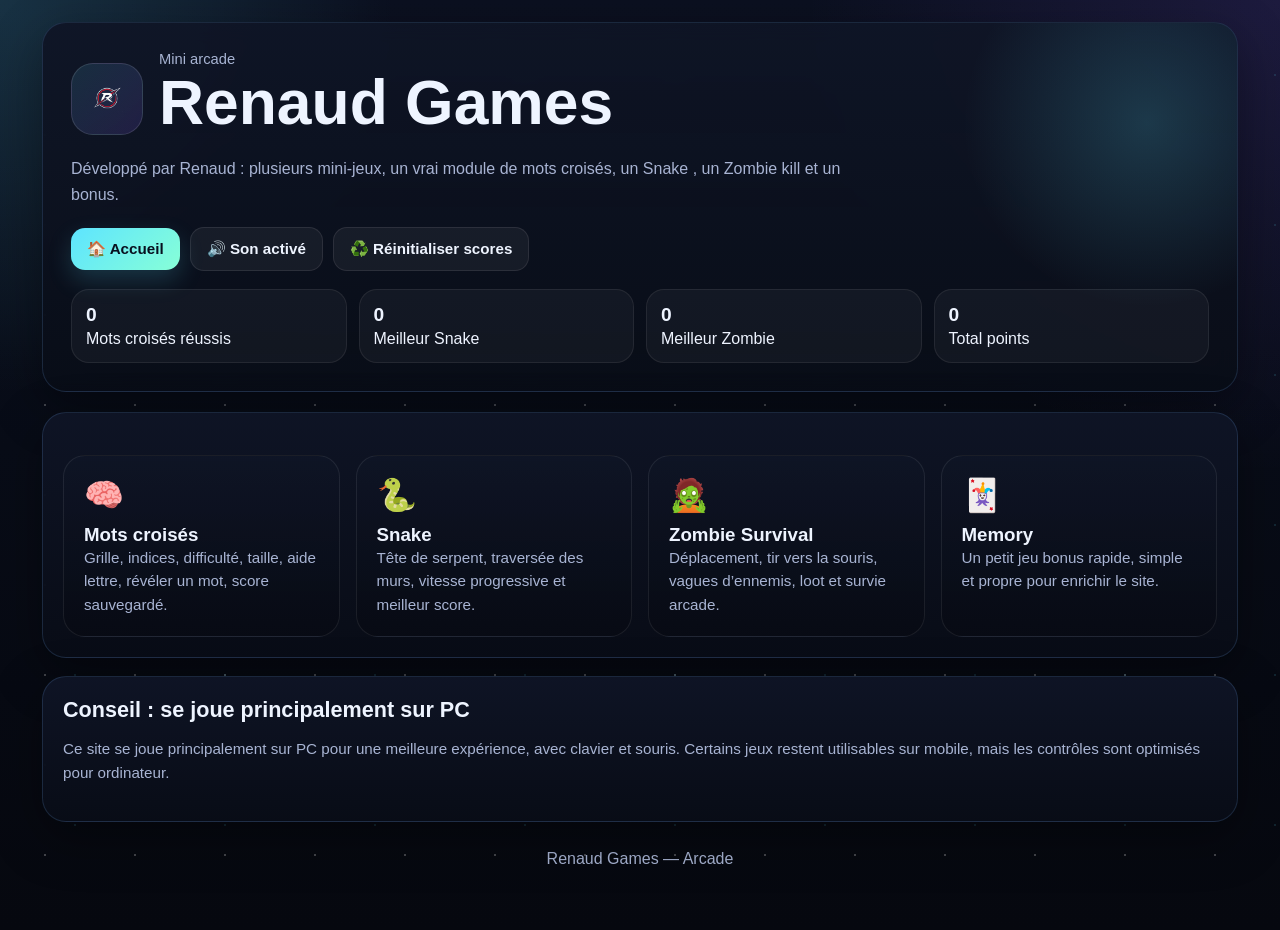
<file: index.html>
<!DOCTYPE html>
<html lang="fr">
<head>
  <meta charset="UTF-8" />
  <meta name="viewport" content="width=device-width, initial-scale=1.0" />
  <title>Renaud Games — Arcade</title>
  <link rel="stylesheet" href="css/style.css" />
</head>
<body>
  <div class="stars"></div><div class="stars2"></div><div class="stars3"></div>
  <div class="container">
    <section class="hero glass">
      <div class="brand">
        <div class="logo"><img src="img/logo.png" alt="Renaud Games"></div>
        <div>
          <div class="small">Mini arcade</div>
          <h1>Renaud Games</h1>
        </div>
      </div>
      <p class="subtitle">Développé par Renaud : plusieurs mini-jeux, un vrai module de mots croisés, un Snake , un Zombie kill et un bonus.</p>
      <div class="topbar">
        <a class="btn" href="index.html">🏠 Accueil</a>
        <button class="btn secondary" onclick="toggleSound()"><span id="soundLabel">🔊 Son activé</span></button>
        <button class="btn secondary" onclick="resetScores()">♻️ Réinitialiser scores</button>
      </div>
      <div class="stats">
        <div class="stat"><strong id="statCross">0</strong><span>Mots croisés réussis</span></div>
        <div class="stat"><strong id="statSnake">0</strong><span>Meilleur Snake</span></div>
        <div class="stat"><strong id="statZombie">0</strong><span>Meilleur Zombie</span></div>
        <div class="stat"><strong id="statTotal">0</strong><span>Total points</span></div>
      </div>
    </section>

    <section class="glass screen-inner" style="margin-top:20px;">
      <div class="nav-grid">
        <a class="nav-card" href="crossword.html"><div class="icon">🧠</div><h3>Mots croisés</h3><p class="note">Grille, indices, difficulté, taille, aide lettre, révéler un mot, score sauvegardé.</p></a>
        <a class="nav-card" href="snake.html"><div class="icon">🐍</div><h3>Snake</h3><p class="note">Tête de serpent, traversée des murs, vitesse progressive et meilleur score.</p></a>
        <a class="nav-card" href="zombie.html"><div class="icon">🧟</div><h3>Zombie Survival</h3><p class="note">Déplacement, tir vers la souris, vagues d’ennemis, loot et survie arcade.</p></a>
        <a class="nav-card" href="memory.html"><div class="icon">🃏</div><h3>Memory</h3><p class="note">Un petit jeu bonus rapide, simple et propre pour enrichir le site.</p></a>
      </div>
    </section>

    <section class="glass screen-inner" style="margin-top:18px;">
      <div class="section-head">
        <div>
          <h2>Conseil : se joue principalement sur PC</h2>
          <p class="note">Ce site se joue principalement sur PC pour une meilleure expérience, avec clavier et souris. Certains jeux restent utilisables sur mobile, mais les contrôles sont optimisés pour ordinateur.</p>
        </div>
      </div>
    </section>

    <footer>Renaud Games — Arcade</footer>
  </div>
  <script src="js/app.js"></script>
</body>
</html>
</file>
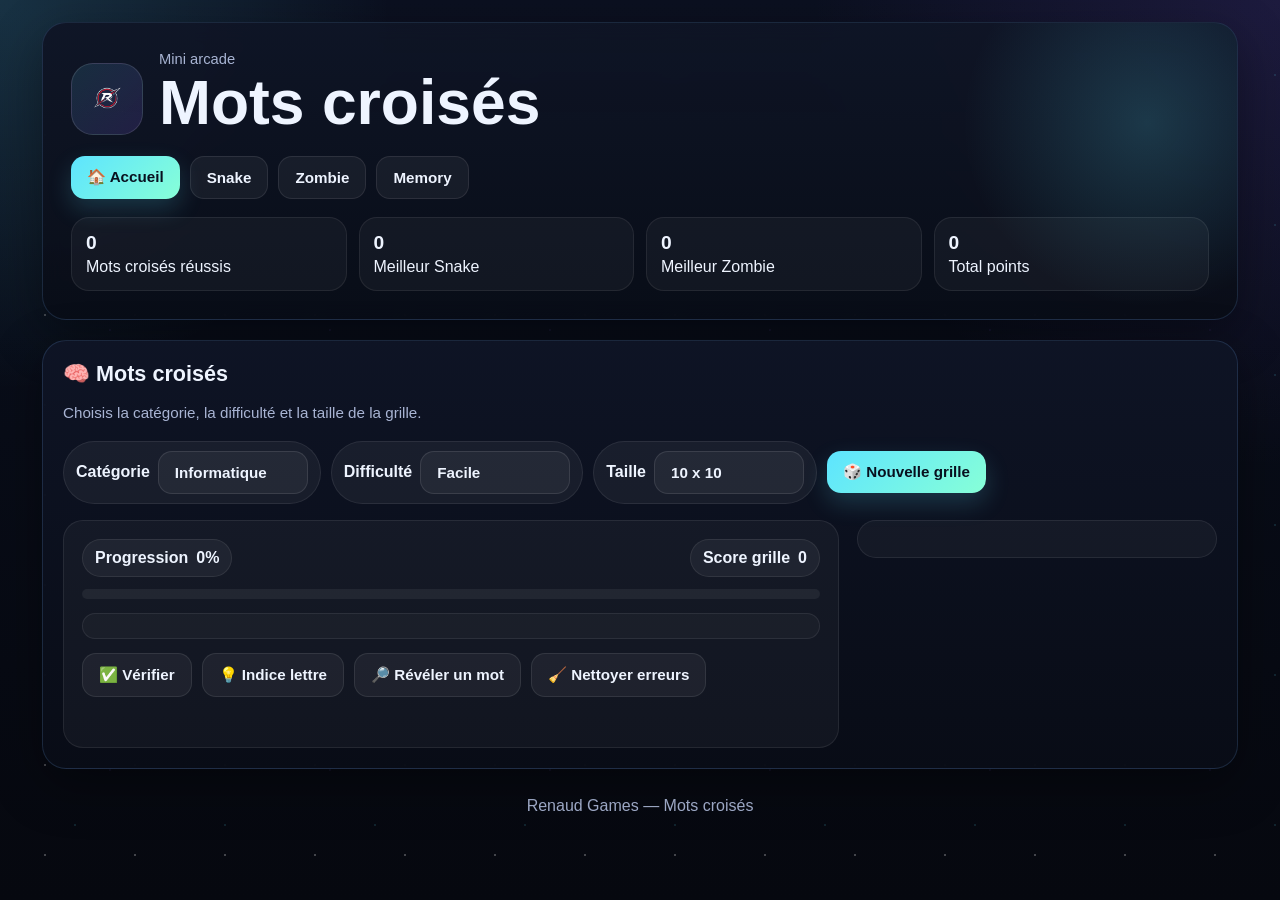
<file: crossword.html>
<!DOCTYPE html>
<html lang="fr">
<head>
  <meta charset="UTF-8" />
  <meta name="viewport" content="width=device-width, initial-scale=1.0" />
  <title>Renaud Games — Mots croisés</title>
  <link rel="stylesheet" href="css/style.css" />
</head>
<body>
  <div class="stars"></div><div class="stars2"></div><div class="stars3"></div>
  <div class="container">
    <section class="hero glass">
      <div class="brand"><div class="logo"><img src="img/logo.png" alt="Renaud Games"></div><div><div class="small">Mini arcade</div><h1>Mots croisés</h1></div></div>
      <p class="subtitle"></p>
      <div class="page-links"><a class="btn" href="index.html">🏠 Accueil</a><a class="btn secondary" href="snake.html">Snake</a><a class="btn secondary" href="zombie.html">Zombie</a><a class="btn secondary" href="memory.html">Memory</a></div>
      <div class="stats"><div class="stat"><strong id="statCross">0</strong><span>Mots croisés réussis</span></div><div class="stat"><strong id="statSnake">0</strong><span>Meilleur Snake</span></div><div class="stat"><strong id="statZombie">0</strong><span>Meilleur Zombie</span></div><div class="stat"><strong id="statTotal">0</strong><span>Total points</span></div></div>
    </section>

    <section class="glass screen-inner" style="margin-top:20px;">
      <div class="section-head"><div><h2>🧠 Mots croisés</h2><p class="note">Choisis la catégorie, la difficulté et la taille de la grille.</p></div></div>
      <div class="filters">
        <label class="tag">Catégorie <select id="cwCategory"><option value="informatique">Informatique</option><option value="culture">Culture G</option><option value="cinema">Cinéma</option></select></label>
        <label class="tag">Difficulté <select id="cwDifficulty"><option value="facile">Facile</option><option value="moyen">Moyen</option><option value="difficile">Difficile</option></select></label>
        <label class="tag">Taille <select id="cwSize"><option value="8">8 x 8</option><option value="10" selected>10 x 10</option><option value="12">12 x 12</option></select></label>
        <button class="btn" onclick="generateCrossword()">🎲 Nouvelle grille</button>
      </div>
      <div class="cw-layout" style="margin-top:16px;">
        <div>
          <div class="panel">
            <div class="row" style="justify-content:space-between;margin-bottom:12px;"><div class="tag">Progression <span id="cwProgressLabel">0%</span></div><div class="tag">Score grille <span id="cwGridScore">0</span></div></div>
            <div class="bar"><span id="cwProgressBar" style="width:0%"></span></div>
            <div id="cwGrid" class="cw-grid" style="margin-top:14px;"></div>
            <div class="game-actions" style="margin-top:14px;"><button class="btn secondary" onclick="checkCrossword()">✅ Vérifier</button><button class="btn secondary" onclick="giveLetterHint()">💡 Indice lettre</button><button class="btn secondary" onclick="revealWord()">🔎 Révéler un mot</button><button class="btn secondary" onclick="clearWrongCells()">🧹 Nettoyer erreurs</button></div>
            <div id="cwFeedback" class="feedback" style="margin-top:10px;"></div>
          </div>
        </div>
        <div class="panel"><div class="clues" id="cwClues"></div></div>
      </div>
    </section>
    <footer>Renaud Games — Mots croisés</footer>
  </div>
  <script src="js/app.js"></script>
  <script src="js/crossword.js"></script>
</body>
</html>
</file>
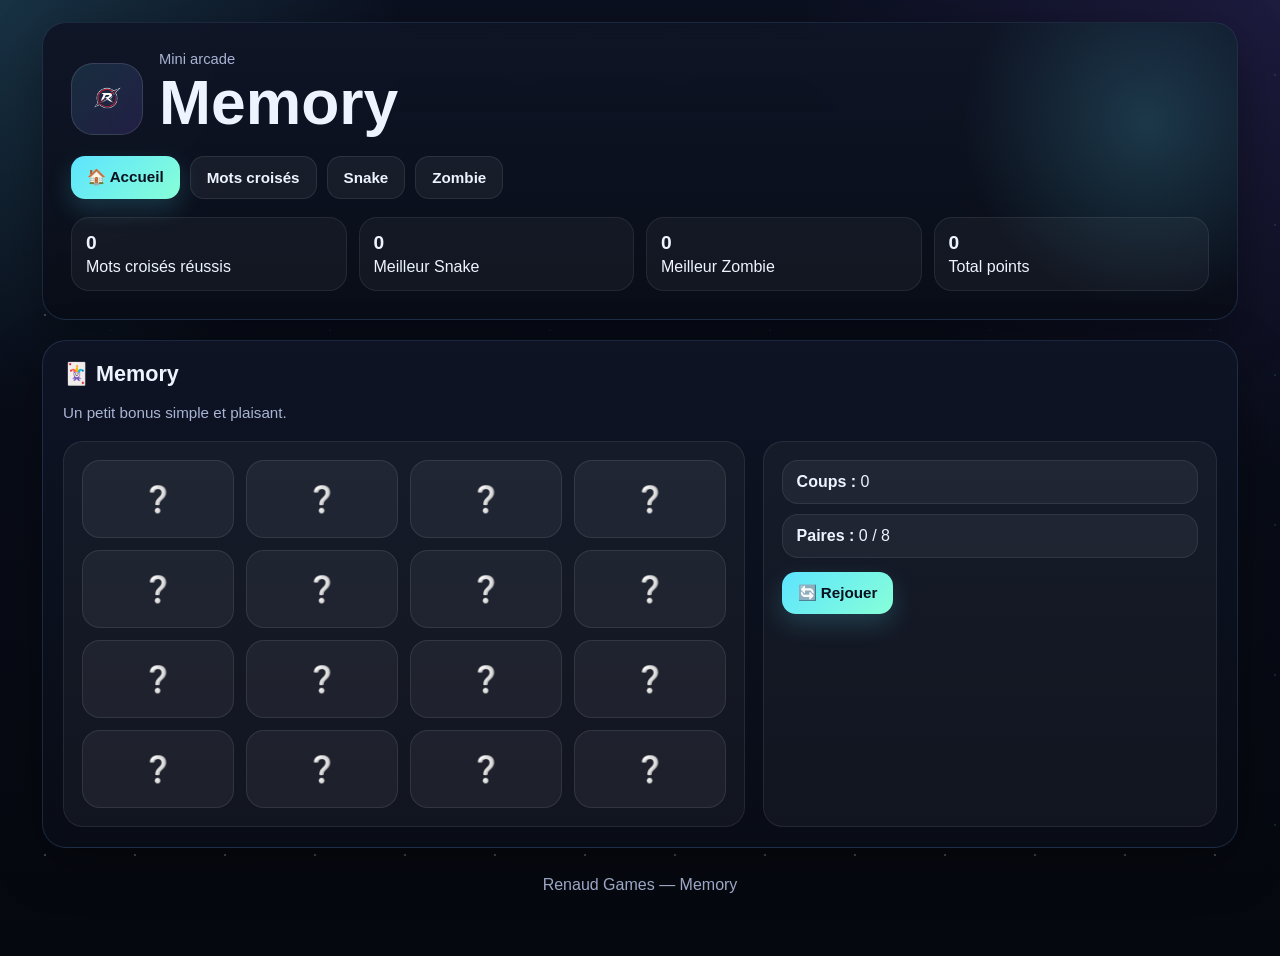
<file: memory.html>
<!DOCTYPE html>
<html lang="fr">
<head>
  <meta charset="UTF-8" />
  <meta name="viewport" content="width=device-width, initial-scale=1.0" />
  <title>Renaud Games — Memory</title>
  <link rel="stylesheet" href="css/style.css" />
</head>
<body>
  <div class="stars"></div><div class="stars2"></div><div class="stars3"></div>
  <div class="container">
    <section class="hero glass">
      <div class="brand"><div class="logo"><img src="img/logo.png" alt="Renaud Games"></div><div><div class="small">Mini arcade</div><h1>Memory</h1></div></div>
      <p class="subtitle"></p>
      <div class="page-links"><a class="btn" href="index.html">🏠 Accueil</a><a class="btn secondary" href="crossword.html">Mots croisés</a><a class="btn secondary" href="snake.html">Snake</a><a class="btn secondary" href="zombie.html">Zombie</a></div>
      <div class="stats"><div class="stat"><strong id="statCross">0</strong><span>Mots croisés réussis</span></div><div class="stat"><strong id="statSnake">0</strong><span>Meilleur Snake</span></div><div class="stat"><strong id="statZombie">0</strong><span>Meilleur Zombie</span></div><div class="stat"><strong id="statTotal">0</strong><span>Total points</span></div></div>
    </section>
    <section class="glass screen-inner" style="margin-top:20px;">
      <div class="section-head"><div><h2>🃏 Memory</h2><p class="note">Un petit bonus simple et plaisant.</p></div></div>
      <div class="grid2"><div class="panel"><div id="memoryGrid" style="display:grid;grid-template-columns:repeat(4,1fr);gap:12px;"></div></div><div class="panel"><div class="list"><div class="item"><strong>Coups :</strong> <span id="memoryMoves">0</span></div><div class="item"><strong>Paires :</strong> <span id="memoryPairs">0</span> / 8</div></div><div class="game-actions" style="margin-top:14px;"><button class="btn" onclick="initMemory()">🔄 Rejouer</button></div></div></div>
    </section>
    <footer>Renaud Games — Memory</footer>
  </div>
  <script src="js/app.js"></script>
  <script src="js/memory.js"></script>
</body>
</html>
</file>
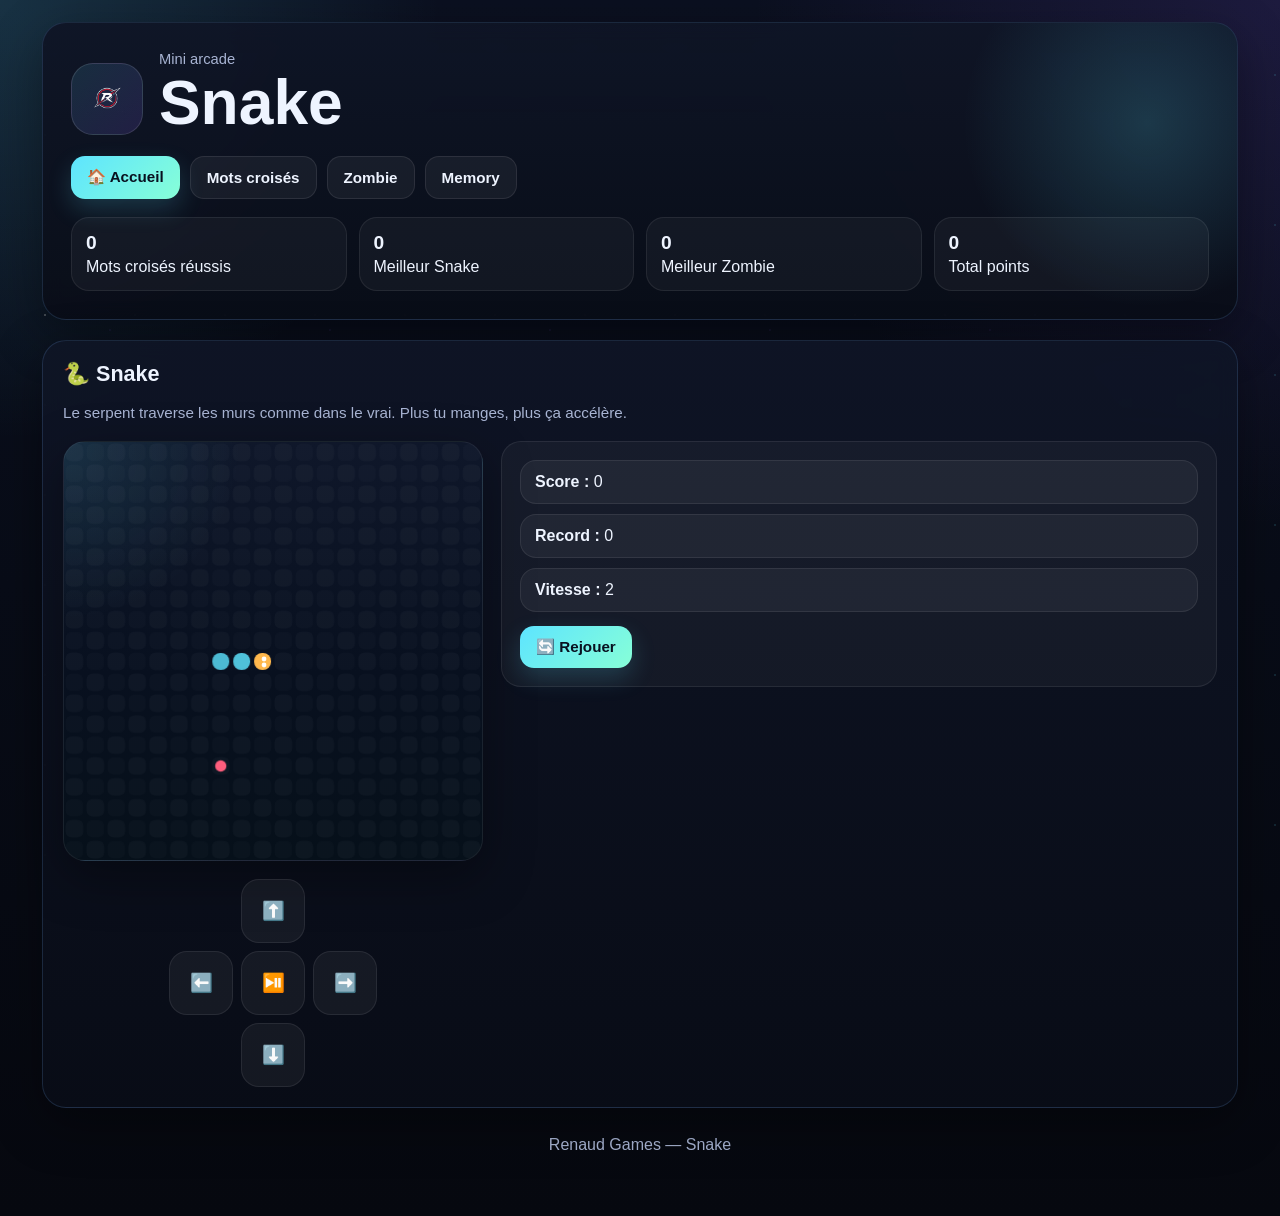
<file: snake.html>
<!DOCTYPE html>
<html lang="fr">
<head>
  <meta charset="UTF-8" />
  <meta name="viewport" content="width=device-width, initial-scale=1.0" />
  <title>Renaud Games — Snake</title>
  <link rel="stylesheet" href="css/style.css" />
</head>
<body>
  <div class="stars"></div><div class="stars2"></div><div class="stars3"></div>
  <div class="container">
    <section class="hero glass">
      <div class="brand"><div class="logo"><img src="img/logo.png" alt="Renaud Games"></div><div><div class="small">Mini arcade</div><h1>Snake</h1></div></div>
      <p class="subtitle"></p>
      <div class="page-links"><a class="btn" href="index.html">🏠 Accueil</a><a class="btn secondary" href="crossword.html">Mots croisés</a><a class="btn secondary" href="zombie.html">Zombie</a><a class="btn secondary" href="memory.html">Memory</a></div>
      <div class="stats"><div class="stat"><strong id="statCross">0</strong><span>Mots croisés réussis</span></div><div class="stat"><strong id="statSnake">0</strong><span>Meilleur Snake</span></div><div class="stat"><strong id="statZombie">0</strong><span>Meilleur Zombie</span></div><div class="stat"><strong id="statTotal">0</strong><span>Total points</span></div></div>
    </section>
    <section class="glass screen-inner" style="margin-top:20px;">
      <div class="section-head"><div><h2>🐍 Snake</h2><p class="note">Le serpent traverse les murs comme dans le vrai. Plus tu manges, plus ça accélère.</p></div></div>
      <div class="snake-wrap"><div class="center"><canvas id="snakeCanvas" class="game-canvas" width="420" height="420"></canvas><div class="controls"><div></div><button class="control-btn" onclick="setSnakeDir('up')">⬆️</button><div></div><button class="control-btn" onclick="setSnakeDir('left')">⬅️</button><button class="control-btn" onclick="toggleSnakePause()">⏯️</button><button class="control-btn" onclick="setSnakeDir('right')">➡️</button><div></div><button class="control-btn" onclick="setSnakeDir('down')">⬇️</button><div></div></div></div><div class="panel"><div class="list"><div class="item"><strong>Score :</strong> <span id="snakeScore">0</span></div><div class="item"><strong>Record :</strong> <span id="snakeBest">0</span></div><div class="item"><strong>Vitesse :</strong> <span id="snakeSpeedLabel">1</span></div></div><div class="game-actions" style="margin-top:14px;"><button class="btn" onclick="resetSnake()">🔄 Rejouer</button></div></div></div>
    </section>
    <footer>Renaud Games — Snake</footer>
  </div>
  <script src="js/app.js"></script>
  <script src="js/snake.js"></script>
</body>
</html>
</file>
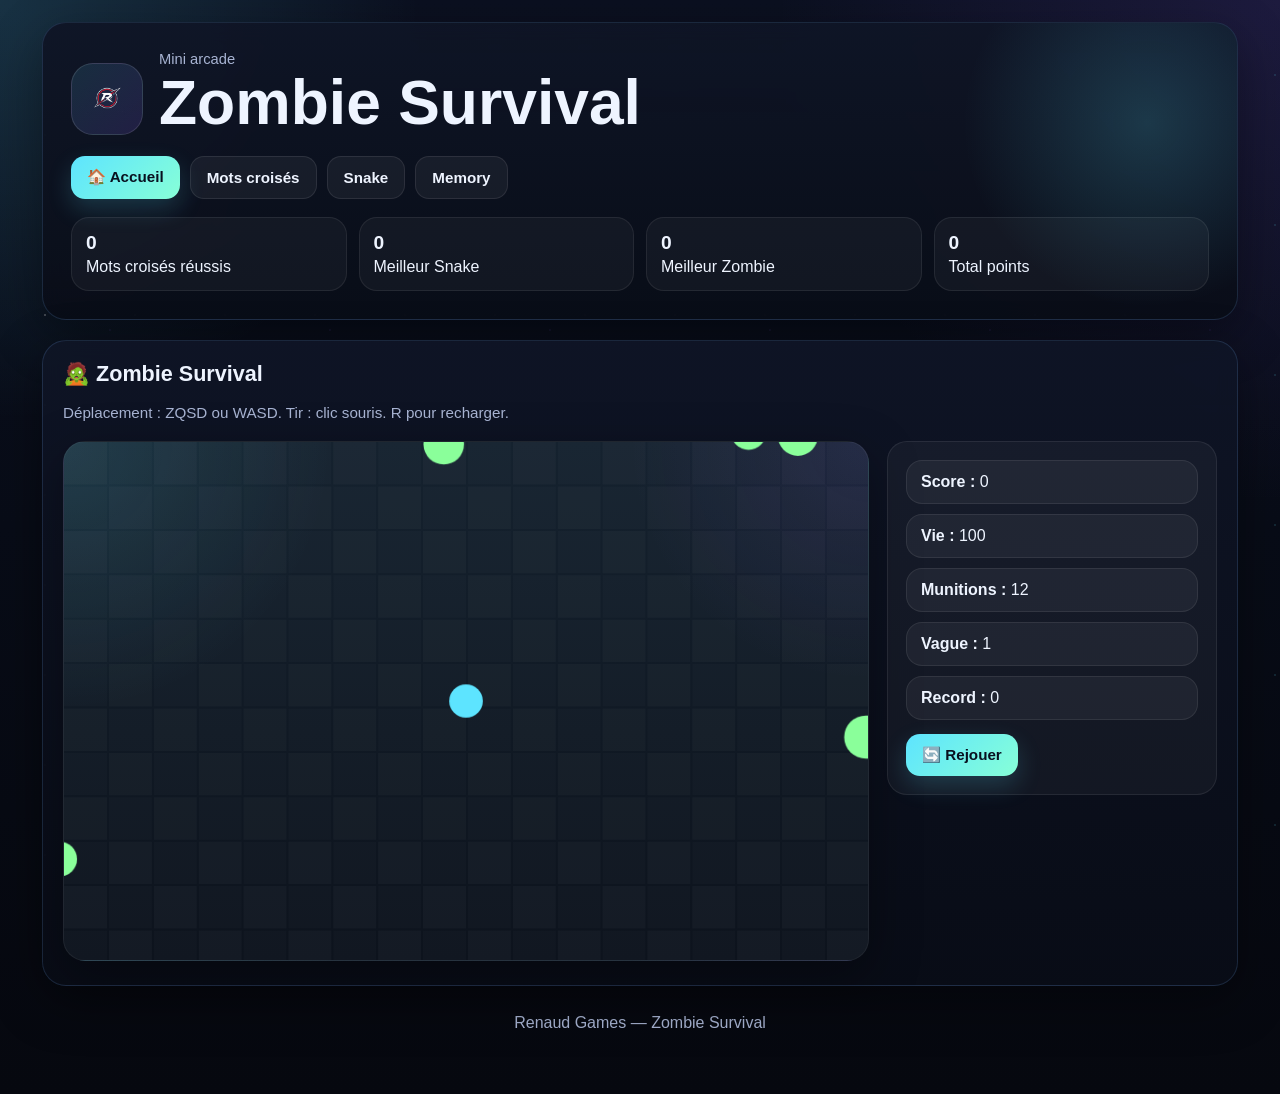
<file: zombie.html>
<!DOCTYPE html>
<html lang="fr">
<head>
  <meta charset="UTF-8" />
  <meta name="viewport" content="width=device-width, initial-scale=1.0" />
  <title>Renaud Games — Zombie</title>
  <link rel="stylesheet" href="css/style.css" />
</head>
<body>
  <div class="stars"></div><div class="stars2"></div><div class="stars3"></div>
  <div class="container">
    <section class="hero glass">
      <div class="brand"><div class="logo"><img src="img/logo.png" alt="Renaud Games"></div><div><div class="small">Mini arcade</div><h1>Zombie Survival</h1></div></div>
      <p class="subtitle"></p>
      <div class="page-links"><a class="btn" href="index.html">🏠 Accueil</a><a class="btn secondary" href="crossword.html">Mots croisés</a><a class="btn secondary" href="snake.html">Snake</a><a class="btn secondary" href="memory.html">Memory</a></div>
      <div class="stats"><div class="stat"><strong id="statCross">0</strong><span>Mots croisés réussis</span></div><div class="stat"><strong id="statSnake">0</strong><span>Meilleur Snake</span></div><div class="stat"><strong id="statZombie">0</strong><span>Meilleur Zombie</span></div><div class="stat"><strong id="statTotal">0</strong><span>Total points</span></div></div>
    </section>
    <section class="glass screen-inner" style="margin-top:20px;">
      <div class="section-head"><div><h2>🧟 Zombie Survival</h2><p class="note">Déplacement : ZQSD ou WASD. Tir : clic souris. R pour recharger.</p></div></div>
      <div class="zombie-wrap"><div class="center"><canvas id="zombieCanvas" class="z-canvas" width="860" height="560"></canvas></div><div class="panel"><div class="list"><div class="item"><strong>Score :</strong> <span id="zombieScore">0</span></div><div class="item"><strong>Vie :</strong> <span id="zombieHealth">100</span></div><div class="item"><strong>Munitions :</strong> <span id="zombieAmmo">12</span></div><div class="item"><strong>Vague :</strong> <span id="zombieWave">1</span></div><div class="item"><strong>Record :</strong> <span id="zombieBest">0</span></div></div><div class="game-actions" style="margin-top:14px;"><button class="btn" onclick="restartZombie()">🔄 Rejouer</button></div></div></div>
    </section>
    <footer>Renaud Games — Zombie Survival</footer>
  </div>
  <script src="js/app.js"></script>
  <script src="js/zombie.js"></script>
</body>
</html>
</file>
<file: css/style.css>
*{box-sizing:border-box}
:root{
  --bg:#070b14;--bg2:#0d1425;--card:rgba(16,22,38,.82);--line:rgba(120,180,255,.16);
  --text:#eef4ff;--muted:#a8b4d3;--cyan:#5de4ff;--violet:#8b5cf6;--green:#3be58f;
  --red:#ff5e7d;--yellow:#ffd166;--shadow:0 16px 50px rgba(0,0,0,.35);--radius:24px;
}
html,body{margin:0;padding:0}
body{
  font-family:Inter,Arial,Helvetica,sans-serif;color:var(--text);
  background:
    radial-gradient(circle at top left, rgba(93,228,255,.16), transparent 25%),
    radial-gradient(circle at top right, rgba(139,92,246,.14), transparent 30%),
    linear-gradient(180deg,#0b1020 0%,#080c17 48%,#06080f 100%);
  min-height:100vh;overflow-x:hidden;
}
.stars,.stars2,.stars3{position:fixed;inset:0;pointer-events:none;z-index:0;background-repeat:repeat;animation:drift linear infinite}
.stars{background-image:radial-gradient(circle, rgba(255,255,255,.55) 1px, transparent 1.2px);background-size:90px 90px;animation-duration:90s;opacity:.45}
.stars2{background-image:radial-gradient(circle, rgba(93,228,255,.45) 1px, transparent 1.2px);background-size:150px 150px;animation-duration:130s;opacity:.28}
.stars3{background-image:radial-gradient(circle, rgba(139,92,246,.3) 1px, transparent 1.2px);background-size:220px 220px;animation-duration:180s;opacity:.24}
@keyframes drift{from{transform:translateY(0)}to{transform:translateY(160px)}}
@keyframes floaty{0%,100%{transform:translateY(0)}50%{transform:translateY(-6px)}}
.container{position:relative;z-index:1;max-width:1240px;margin:0 auto;padding:22px}
.glass{
  background:linear-gradient(180deg, rgba(15,21,38,.94), rgba(9,13,23,.92));
  border:1px solid var(--line);box-shadow:var(--shadow);backdrop-filter: blur(10px);border-radius:var(--radius)
}
.hero{padding:28px;overflow:hidden;position:relative}
.hero:after{
  content:"";position:absolute;right:-120px;top:-110px;width:420px;height:420px;border-radius:50%;
  background:radial-gradient(circle, rgba(93,228,255,.18), transparent 62%)
}
.brand{display:flex;gap:16px;align-items:center}
.logo{
  width:72px;height:72px;border-radius:22px;display:flex;align-items:center;justify-content:center;overflow:hidden;
  background:linear-gradient(135deg, rgba(93,228,255,.12), rgba(139,92,246,.16));
  border:1px solid rgba(255,255,255,.12);animation:floaty 3s ease-in-out infinite
}
.logo img{width:84%;height:84%;object-fit:contain;display:block}
h1,h2,h3,p{margin:0}
h1{font-size:clamp(2rem, 5vw, 3.9rem);margin-bottom:8px}
h2{font-size:1.35rem;margin-bottom:14px}
a{text-decoration:none;color:inherit}
.subtitle{max-width:780px;line-height:1.65;color:var(--muted);margin-top:10px}
.topbar,.filters,.row,.game-actions{display:flex;gap:10px;flex-wrap:wrap;align-items:center}
.topbar{margin-top:18px}
.btn,.chip,select{
  border:none;cursor:pointer;border-radius:14px;padding:12px 16px;font-weight:700;font-size:.95rem
}
.btn{
  color:#08101f;background:linear-gradient(135deg,var(--cyan),#87ffd7);
  box-shadow:0 10px 24px rgba(93,228,255,.18);transition:transform .15s ease, opacity .15s ease;
}
.btn:hover{transform:translateY(-2px)}
.btn.secondary,.chip{
  color:var(--text);background:rgba(255,255,255,.05);border:1px solid rgba(255,255,255,.09);box-shadow:none
}
select{
  appearance:none;background:rgba(255,255,255,.05);color:var(--text);border:1px solid rgba(255,255,255,.1);min-width:150px
}
option{background:#0d1425;color:#fff}
.small{font-size:.92rem;color:var(--muted)}
.stats{display:grid;grid-template-columns:repeat(4,1fr);gap:12px;margin-top:18px}
.stat{padding:14px;border-radius:18px;background:rgba(255,255,255,.04);border:1px solid rgba(255,255,255,.08)}
.stat strong{display:block;font-size:1.2rem;margin-bottom:4px}
.nav-grid{display:grid;grid-template-columns:repeat(auto-fit,minmax(230px,1fr));gap:16px;margin-top:22px}
.nav-card{
  padding:20px;border-radius:22px;background:linear-gradient(180deg, rgba(15,21,38,.88), rgba(8,11,20,.95));
  border:1px solid rgba(255,255,255,.08);cursor:pointer;transition:transform .15s ease, border-color .15s ease, box-shadow .15s ease;
}
.nav-card:hover{transform:translateY(-4px);border-color:rgba(93,228,255,.3);box-shadow:0 18px 40px rgba(0,0,0,.25), 0 0 30px rgba(93,228,255,.08)}
.nav-card .icon{font-size:2rem;margin-bottom:10px}
.screen-inner{padding:20px}
.section-head{display:flex;justify-content:space-between;gap:14px;align-items:flex-start;flex-wrap:wrap;margin-bottom:16px}
.grid2{display:grid;grid-template-columns:1.2fr .8fr;gap:18px}
.panel{padding:18px;border-radius:20px;background:rgba(255,255,255,.04);border:1px solid rgba(255,255,255,.08)}
.note{color:var(--muted);line-height:1.55;font-size:.95rem}
.cw-layout{display:grid;grid-template-columns:minmax(320px, 1fr) 360px;gap:18px;align-items:start}
.cw-grid{display:grid;gap:6px;padding:12px;border-radius:18px;background:rgba(255,255,255,.03);border:1px solid rgba(255,255,255,.08)}
.cw-cell-wrap{position:relative}
.cw-cell,.cw-block{width:100%;aspect-ratio:1/1;border-radius:8px}
.cw-cell{
  border:none;outline:none;text-transform:uppercase;text-align:center;font-weight:800;color:#0f172a;
  font-size:clamp(.78rem,2vw,1rem);background:rgba(255,255,255,.96);transition:transform .12s ease, background .12s ease, box-shadow .12s ease
}
.cw-cell:focus{transform:scale(1.04);background:#fff7dd;box-shadow:0 0 0 2px rgba(255,209,102,.65)}
.cw-cell.correct{background:#dcfce7}.cw-cell.reveal{background:#dbeafe}.cw-cell.hint{background:#fff0bf}.cw-cell.wrong{background:#ffd6db}
.cw-block{background:rgba(4,7,14,.96);border:1px solid rgba(255,255,255,.05)}
.cw-number{position:absolute;left:4px;top:2px;font-size:.55rem;color:#0f172a;font-weight:800;pointer-events:none}
.clues{max-height:560px;overflow:auto;padding-right:6px}.clue-group{margin-bottom:12px}.clue-item{margin-bottom:8px;line-height:1.45}.clue-item strong{color:var(--cyan)}
.bar{height:10px;border-radius:999px;background:rgba(255,255,255,.06);overflow:hidden}.bar span{display:block;height:100%;border-radius:999px;background:linear-gradient(90deg,var(--cyan), var(--violet))}
.tag{display:inline-flex;align-items:center;gap:8px;padding:9px 12px;border-radius:999px;background:rgba(255,255,255,.05);border:1px solid rgba(255,255,255,.08);font-weight:700}
.feedback{min-height:22px;font-weight:700}.good{color:var(--green)} .bad{color:var(--red)} .warnText{color:var(--yellow)}
.snake-wrap{display:grid;grid-template-columns:420px 1fr;gap:18px;align-items:start}
canvas.game-canvas{
  width:100%;max-width:420px;border-radius:22px;border:1px solid rgba(255,255,255,.08);
  background:radial-gradient(circle at top left, rgba(93,228,255,.12), transparent 30%),linear-gradient(180deg, #0f172a, #08101f 55%, #06101a 100%);
  box-shadow:var(--shadow)
}
.controls{display:grid;grid-template-columns:repeat(3,64px);gap:8px;justify-content:center;margin-top:14px}
.control-btn{width:64px;height:64px;border:none;border-radius:18px;cursor:pointer;color:var(--text);font-size:1.15rem;background:rgba(255,255,255,.05);border:1px solid rgba(255,255,255,.08)}
.control-btn:hover{border-color:rgba(93,228,255,.3)}
.center{text-align:center}
.zombie-wrap{display:grid;grid-template-columns:1fr 330px;gap:18px;align-items:start}
.z-canvas{
  width:100%;aspect-ratio:1.45/1;max-height:520px;border-radius:22px;border:1px solid rgba(255,255,255,.08);
  background:radial-gradient(circle at top left, rgba(93,228,255,.12), transparent 28%),radial-gradient(circle at top right, rgba(139,92,246,.1), transparent 25%),linear-gradient(180deg, #15222f, #101924 56%, #0d131d 100%);
  box-shadow:var(--shadow);cursor:crosshair
}
.list{display:grid;gap:10px}.list .item{padding:12px 14px;border-radius:16px;background:rgba(255,255,255,.05);border:1px solid rgba(255,255,255,.08)}
.hidden{display:none !important}
footer{text-align:center;color:var(--muted);padding:28px 14px 40px}
.page-links{display:flex;gap:10px;flex-wrap:wrap;margin-top:8px}
@media(max-width:1000px){.cw-layout,.snake-wrap,.zombie-wrap,.grid2{grid-template-columns:1fr}.clues{max-height:none}.stats{grid-template-columns:repeat(2,1fr)}canvas.game-canvas{max-width:100%}}
@media(max-width:620px){.container{padding:14px}.hero{padding:20px}.screen-inner{padding:16px}.stats{grid-template-columns:1fr}.nav-grid{grid-template-columns:1fr}}
</file>
